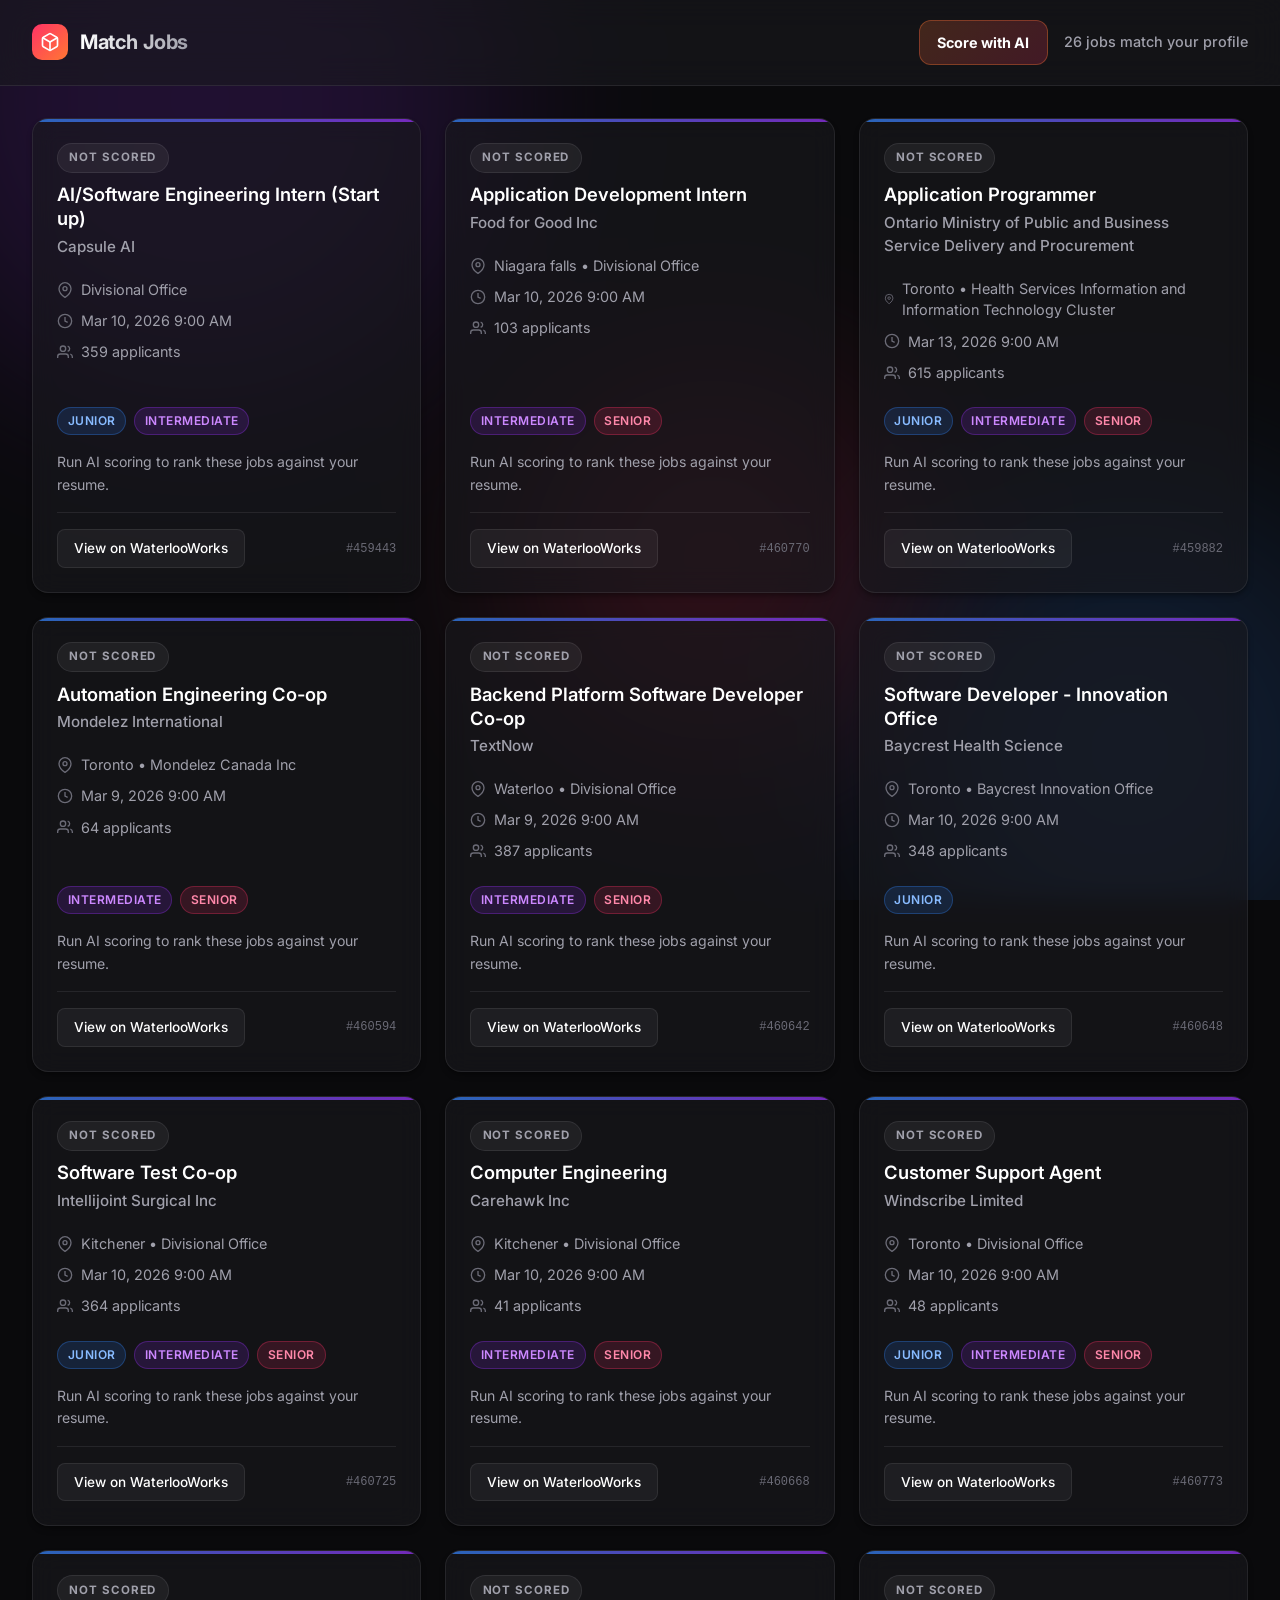
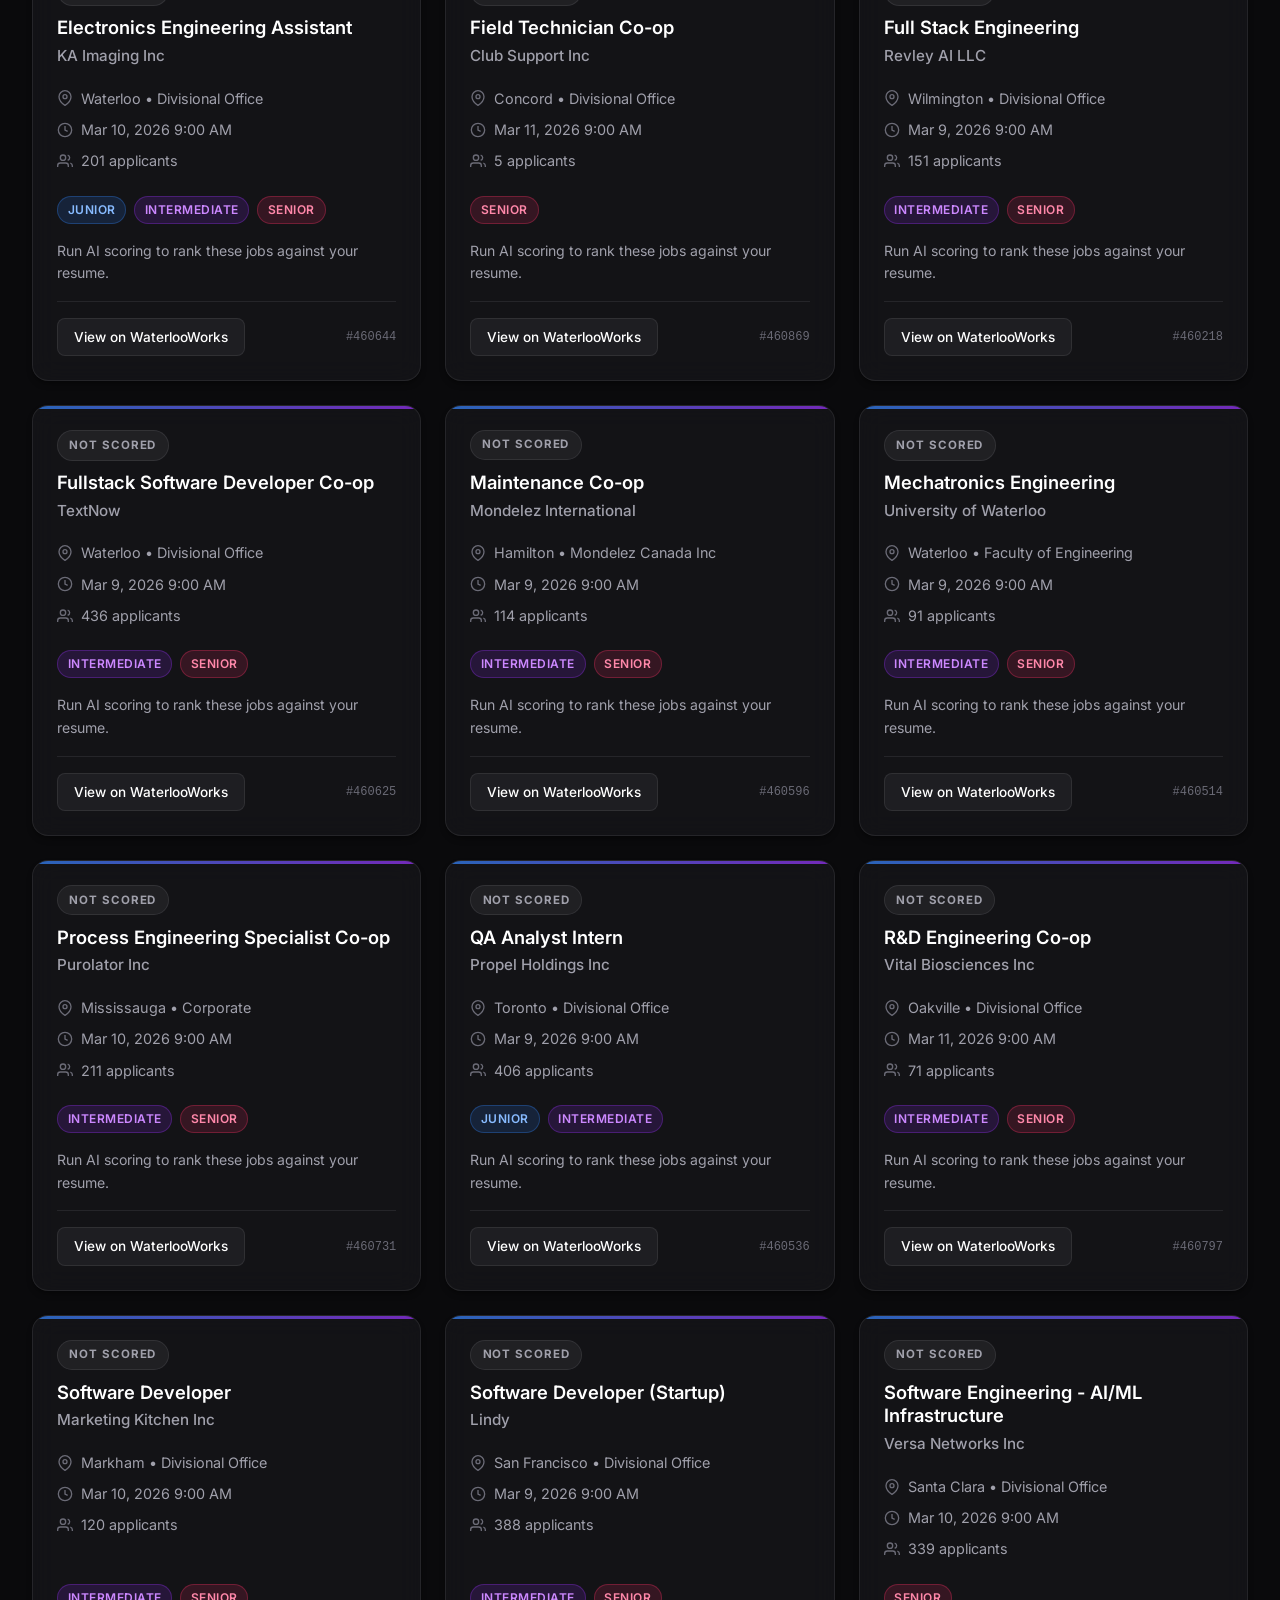
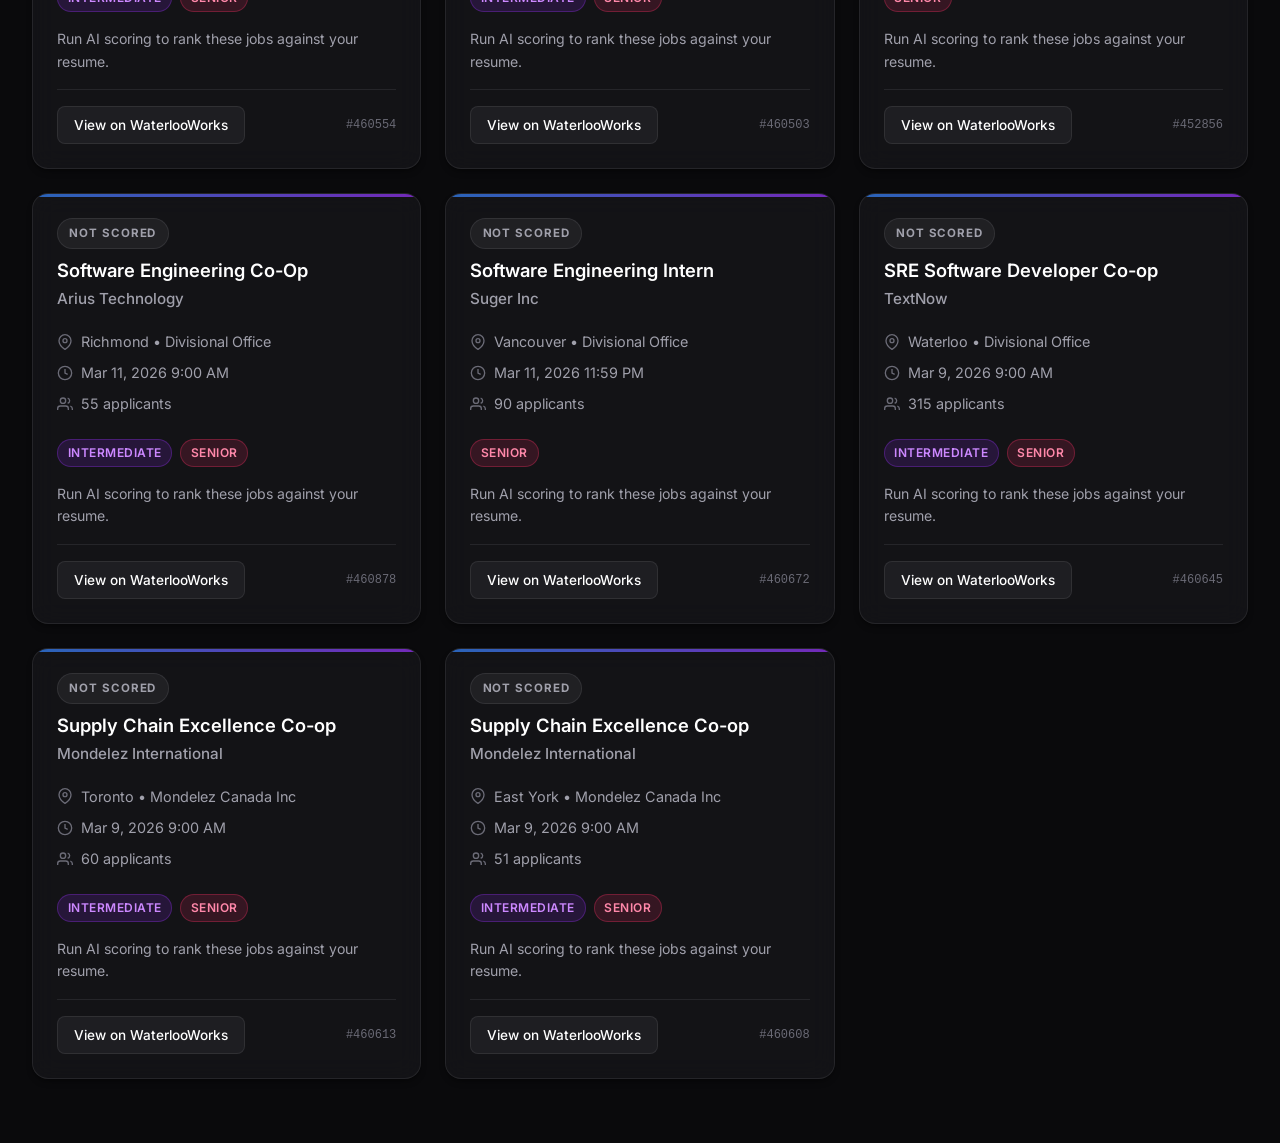
<file: job-board-site/index.html>
<!DOCTYPE html>
<html lang="en">
<!-- AI_GENERATED: Frontend UI structure -->
<head>
    <meta charset="UTF-8">
    <meta name="viewport" content="width=device-width, initial-scale=1.0">
    <title>Match Jobs Dashboard</title>
    <link rel="preconnect" href="https://fonts.googleapis.com">
    <link rel="preconnect" href="https://fonts.gstatic.com" crossorigin>
    <link href="https://fonts.googleapis.com/css2?family=Inter:wght@300;400;500;600;700&display=swap" rel="stylesheet">
    <link rel="stylesheet" href="style.css">
</head>
<body>
    <div class="app-container">
        <!-- Header Section -->
        <header class="header glass fixed">
            <div class="header-content">
                <div class="logo">
                    <div class="logo-icon">
                        <svg viewBox="0 0 24 24" fill="none" stroke="currentColor" stroke-width="2" stroke-linecap="round" stroke-linejoin="round">
                            <path d="M21 16V8a2 2 0 0 0-1-1.73l-7-4a2 2 0 0 0-2 0l-7 4A2 2 0 0 0 3 8v8a2 2 0 0 0 1 1.73l7 4a2 2 0 0 0 2 0l7-4A2 2 0 0 0 21 16z"></path>
                            <polyline points="3.27 6.96 12 12.01 20.73 6.96"></polyline>
                            <line x1="12" y1="22.08" x2="12" y2="12"></line>
                        </svg>
                    </div>
                    <h1>Match Jobs</h1>
                </div>

                <div class="header-actions">
                    <button id="scoreJobsBtn" class="score-btn">Score with AI</button>
                    <div class="stats" id="jobStats">
                        Loading jobs...
                    </div>
                </div>
            </div>
        </header>

        <!-- Main Content -->
        <main class="main-content">
            <div id="loading" class="loading-spinner">
                <div class="spinner"></div>
                <p>Curating your top matches...</p>
            </div>
            
            <div id="noResults" class="no-results hidden">
                <svg viewBox="0 0 24 24" fill="none" stroke="currentColor" stroke-width="2">
                    <circle cx="12" cy="12" r="10"></circle>
                    <line x1="12" y1="8" x2="12" y2="12"></line>
                    <line x1="12" y1="16" x2="12.01" y2="16"></line>
                </svg>
                <h2>No jobs found</h2>
                <p>No job data is available right now.</p>
            </div>

            <div class="job-grid" id="jobGrid">
                <!-- Job cards will be injected here by app.js -->
            </div>
        </main>
        
        <div class="gradient-bg">
            <div class="gradient-blob blob-1"></div>
            <div class="gradient-blob blob-2"></div>
            <div class="gradient-blob blob-3"></div>
        </div>
    </div>

    <!-- Job Card Template -->
    <template id="jobCardTemplate">
        <div class="job-card glass-card">
            <div class="job-card-header">
                <div>
                    <div class="match-badge match-badge-pending">Not scored</div>
                    <h3 class="job-title"></h3>
                    <p class="company-name"></p>
                </div>
            </div>
            
            <div class="job-details">
                <div class="detail-item">
                    <svg viewBox="0 0 24 24" fill="none" stroke="currentColor" stroke-width="2">
                        <path d="M21 10c0 7-9 13-9 13s-9-6-9-13a9 9 0 0 1 18 0z"></path>
                        <circle cx="12" cy="10" r="3"></circle>
                    </svg>
                    <span class="location"></span>
                </div>
                <div class="detail-item">
                    <svg viewBox="0 0 24 24" fill="none" stroke="currentColor" stroke-width="2">
                        <circle cx="12" cy="12" r="10"></circle>
                        <polyline points="12 6 12 12 16 14"></polyline>
                    </svg>
                    <span class="deadline"></span>
                </div>
                <div class="detail-item">
                    <svg viewBox="0 0 24 24" fill="none" stroke="currentColor" stroke-width="2">
                        <path d="M17 21v-2a4 4 0 0 0-4-4H5a4 4 0 0 0-4 4v2"></path>
                        <circle cx="9" cy="7" r="4"></circle>
                        <path d="M23 21v-2a4 4 0 0 0-3-3.87"></path>
                        <path d="M16 3.13a4 4 0 0 1 0 7.75"></path>
                    </svg>
                    <span class="applicants"></span>
                </div>
            </div>

            <div class="tag-container level-tags"></div>

            <p class="match-reason">Run AI scoring to rank these jobs against your resume.</p>
            
            <div class="card-footer">
                <a href="#" class="view-btn">View on WaterlooWorks</a>
                <div class="posting-id"></div>
            </div>
        </div>
    </template>

    <script src="app_helpers/setScoreButtonState.js"></script>
    <script src="app_helpers/setStats.js"></script>
    <script src="app_helpers/clampScore.js"></script>
    <script src="app_helpers/getScoredCount.js"></script>
    <script src="app_helpers/getLevelTokens.js"></script>
    <script src="app_helpers/getScoreBadgeClass.js"></script>
    <script src="app_helpers/buildScorePayload.js"></script>
    <script src="app_helpers/getMatchMeta.js"></script>
    <script src="app_helpers/getSortedJobs.js"></script>
    <script src="app_helpers/sendRuntimeMessage.js"></script>
    <script src="app_helpers/isJobsPageUrl.js"></script>
    <script src="app_helpers/getWaterlooWorksTab.js"></script>
    <script src="app_helpers/sendMessageWithRetry.js"></script>
    <script src="app_helpers/sendMessageToWaterlooTab.js"></script>
    <script src="app_helpers/openPostingFromDashboard.js"></script>
    <script src="app_helpers/loadJobs.js"></script>
    <script src="app_helpers/handleScoreJobsClick.js"></script>
    <script src="app_helpers/renderJobs.js"></script>
    <script src="app_helpers/initDashboardApp.js"></script>
    <script src="app.js"></script>
</body>
</html>
</file>
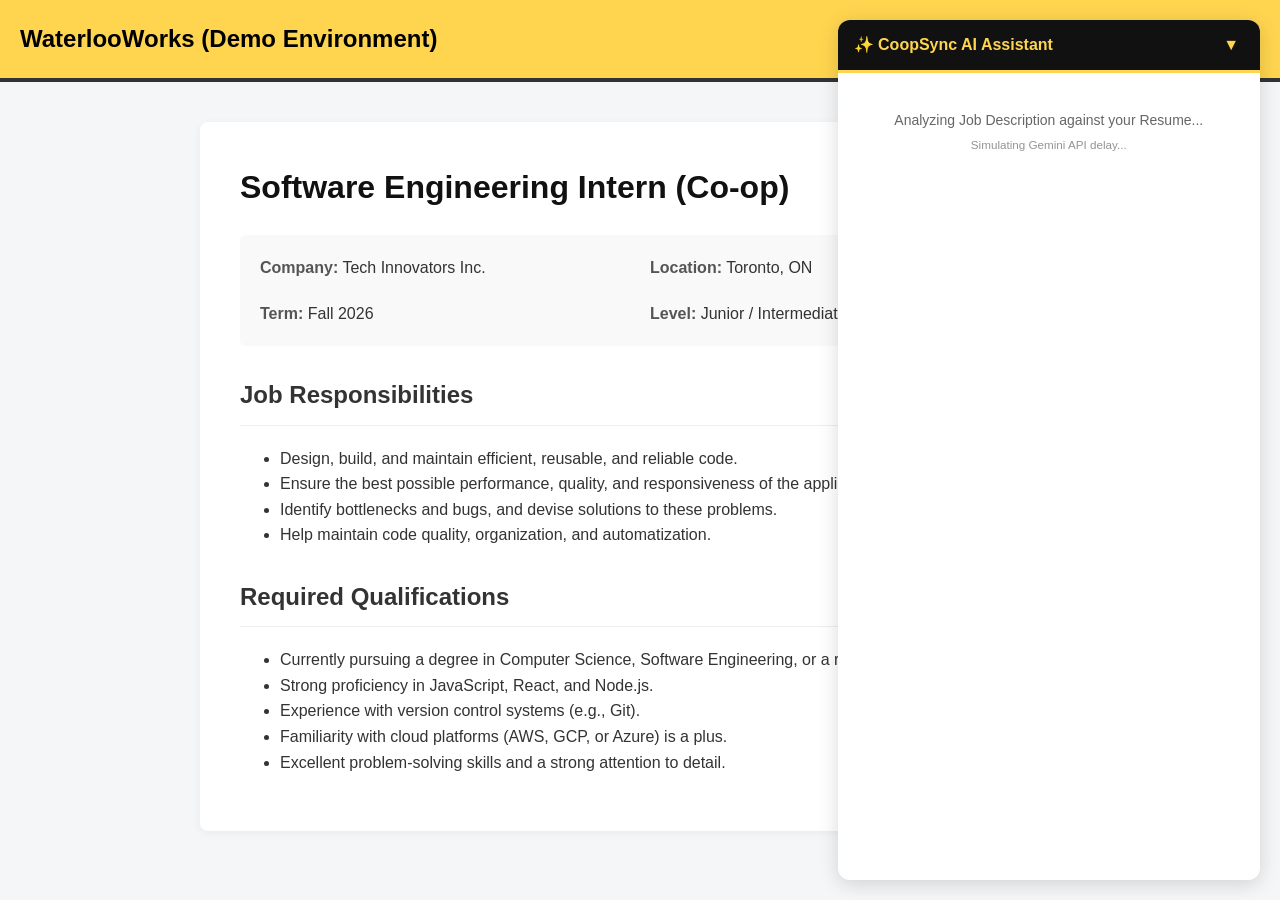
<file: demo.html>
<!DOCTYPE html>
<html lang="en">
<!-- AI_GENERATED: Frontend UI structure -->

<head>
    <meta charset="UTF-8">
    <title>WaterlooWorks - Job Description (Mock)</title>
    <link rel="stylesheet" href="content.css">
    <style>
        body {
            font-family: Arial, sans-serif;
            line-height: 1.6;
            margin: 0;
            padding: 0;
            background-color: #f4f6f8;
            color: #333;
        }

        .header {
            background-color: #ffd54f;
            /* Waterloo yellow */
            color: black;
            padding: 20px;
            font-size: 24px;
            font-weight: bold;
            border-bottom: 4px solid #333;
        }

        .container {
            max-width: 800px;
            margin: 40px auto;
            background: white;
            padding: 40px;
            border-radius: 8px;
            box-shadow: 0 2px 10px rgba(0, 0, 0, 0.05);
        }

        h1 {
            color: #111;
            margin-top: 0;
        }

        h2 {
            border-bottom: 1px solid #eee;
            padding-bottom: 10px;
            margin-top: 30px;
        }

        .job-details {
            display: grid;
            grid-template-columns: 1fr 1fr;
            gap: 20px;
            margin-bottom: 30px;
            background: #f9f9f9;
            padding: 20px;
            border-radius: 6px;
        }

        .label {
            font-weight: bold;
            color: #555;
        }
    </style>
</head>

<body>

    <div class="header">
        WaterlooWorks (Demo Environment)
    </div>

    <div class="container" id="mainContent">
        <h1>Software Engineering Intern (Co-op)</h1>

        <div class="job-details">
            <div><span class="label">Company:</span> Tech Innovators Inc.</div>
            <div><span class="label">Location:</span> Toronto, ON</div>
            <div><span class="label">Term:</span> Fall 2026</div>
            <div><span class="label">Level:</span> Junior / Intermediate</div>
        </div>

        <h2>Job Responsibilities</h2>
        <ul>
            <li>Design, build, and maintain efficient, reusable, and reliable code.</li>
            <li>Ensure the best possible performance, quality, and responsiveness of the applications.</li>
            <li>Identify bottlenecks and bugs, and devise solutions to these problems.</li>
            <li>Help maintain code quality, organization, and automatization.</li>
        </ul>

        <h2>Required Qualifications</h2>
        <ul>
            <li>Currently pursuing a degree in Computer Science, Software Engineering, or a related field.</li>
            <li>Strong proficiency in JavaScript, React, and Node.js.</li>
            <li>Experience with version control systems (e.g., Git).</li>
            <li>Familiarity with cloud platforms (AWS, GCP, or Azure) is a plus.</li>
            <li>Excellent problem-solving skills and a strong attention to detail.</li>
        </ul>
    </div>

    <!-- Inject the fake content.js logic here for the demo -->
    <script>
        // Exact same HTML structure generated by content.js
        function injectWidget() {
            if (document.getElementById('coopsync-widget')) return;

            const widget = document.createElement('div');
            widget.id = 'coopsync-widget';

            widget.innerHTML = `
                <div id="coopsync-header">
                <span>✨ CoopSync AI Assistant</span>
                <span id="coopsync-toggle" style="cursor: pointer; padding: 0 5px;">▼</span>
                </div>
                <div id="coopsync-content">
                <div class="coopsync-loading">
                    Analyzing Job Description against your Resume...<br>
                    <small style="opacity: 0.7; margin-top: 5px; display: block;">Simulating Gemini API delay...</small>
                </div>
                </div>
            `;

            document.body.appendChild(widget);

            document.getElementById('coopsync-header').addEventListener('click', () => {
                widget.classList.toggle('minimized');
                const toggleBtn = document.getElementById('coopsync-toggle');
                toggleBtn.innerText = widget.classList.contains('minimized') ? '▲' : '▼';
            });
        }

        function updateWidgetWithResults() {
            const contentArea = document.getElementById('coopsync-content');

            // Mock Gemini Response Data
            const score = 85;
            const analysis = "Your resume shows strong experience in JavaScript and React, which aligns perfectly with the core requirements. However, there's a lack of explicit mention of cloud platforms.";
            const suggestions = [
                "Under your last internship, explicitly mention 'Git' instead of just 'version control'.",
                "If you have any academic project using AWS, GCP, or Azure, add a bullet point highlighting it to match the cloud platform requirement.",
                "Quantify the performance improvements you achieved in your React projects (e.g., 'improved load time by 20%')."
            ];

            let suggestionsHtml = suggestions.map(s => `<li>${s}</li>`).join('');

            contentArea.innerHTML = `
                <div class="coopsync-score-container">
                <div><strong>Match Score</strong></div>
                <div class="coopsync-score" style="color: #0d652d;">${score}%</div>
                </div>
                <div class="coopsync-analysis">
                ${analysis}
                </div>
                <div class="coopsync-suggestions-title">How to improve your resume:</div>
                <ul class="coopsync-suggestion-list">
                ${suggestionsHtml}
                </ul>
            `;
        }

        window.addEventListener('load', () => {
            setTimeout(() => {
                injectWidget();

                // Simulate 3 seconds of network request to Google Gemini API
                setTimeout(() => {
                    updateWidgetWithResults();
                }, 3000);
            }, 500);
        });
    </script>
</body>

</html>
</file>
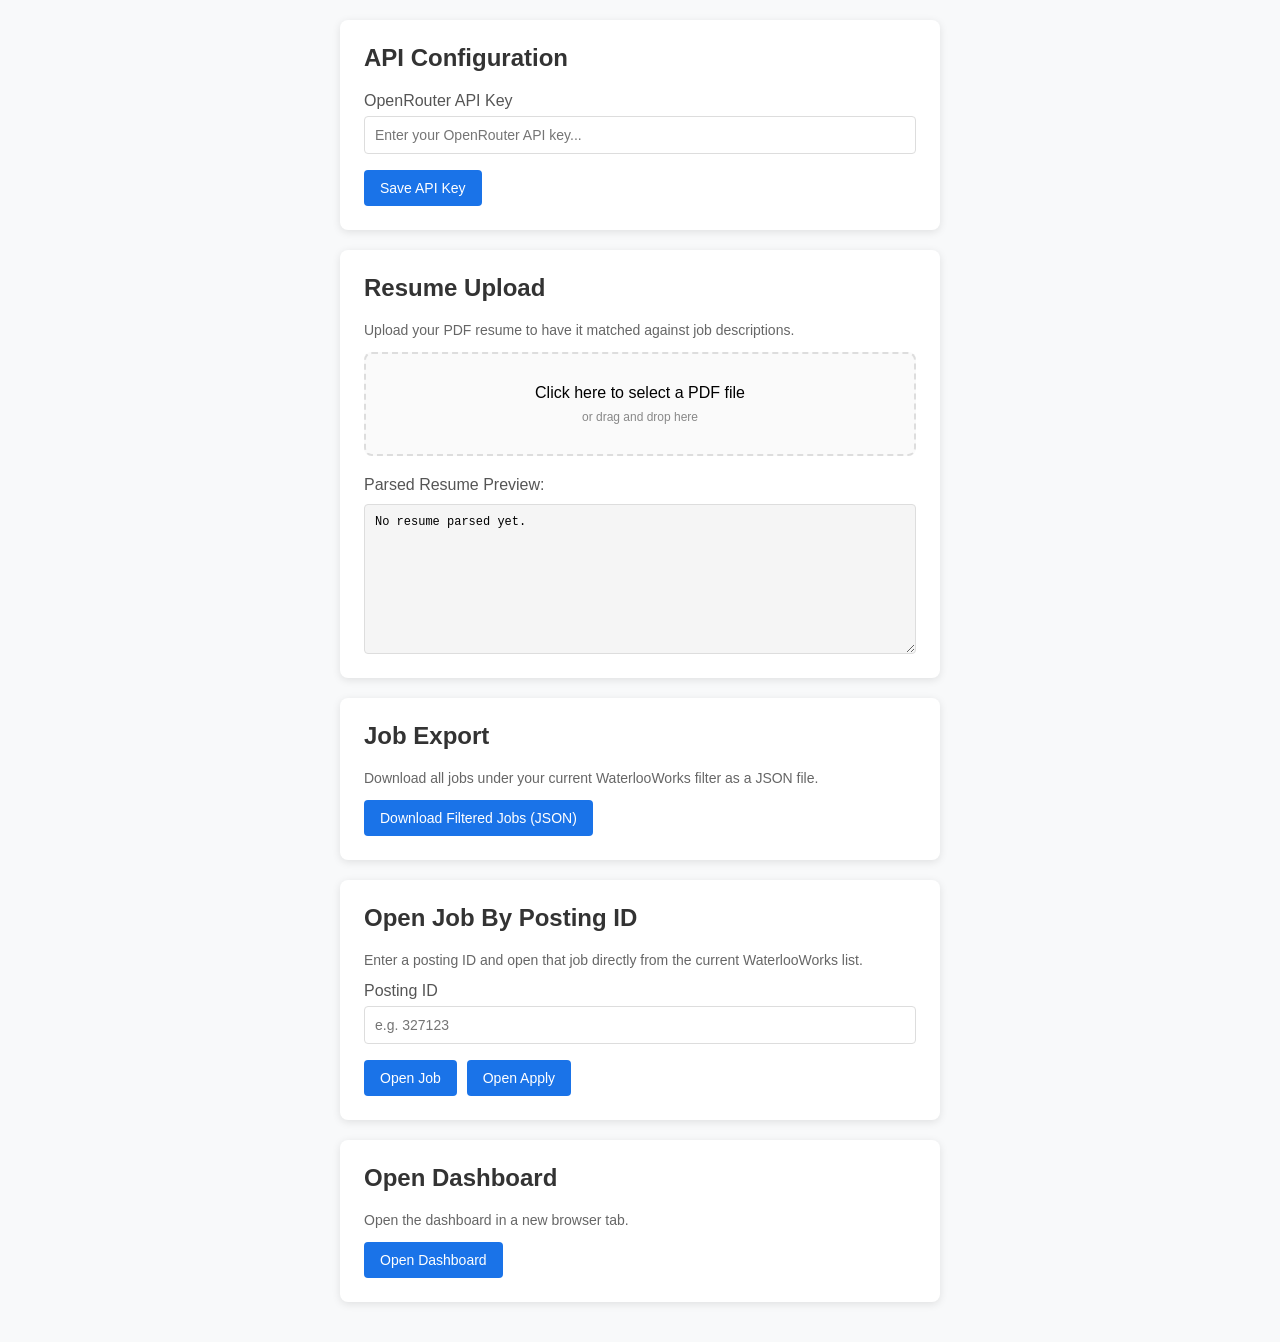
<file: options.html>
<!DOCTYPE html>
<html>
<!-- AI_GENERATED: Frontend UI structure -->

<head>
  <title>CoopSync AI Options</title>
  <style>
    body {
      font-family: -apple-system, BlinkMacSystemFont, "Segoe UI", Roboto, Helvetica, Arial, sans-serif;
      padding: 20px;
      max-width: 600px;
      margin: 0 auto;
      background-color: #f8f9fa;
    }

    .card {
      background: white;
      padding: 24px;
      border-radius: 8px;
      box-shadow: 0 2px 8px rgba(0, 0, 0, 0.1);
      margin-bottom: 20px;
    }

    h2 {
      margin-top: 0;
      color: #333;
    }

    .form-group {
      margin-bottom: 16px;
    }

    label {
      display: block;
      margin-bottom: 6px;
      font-weight: 500;
      color: #555;
    }

    input[type="password"],
    input[type="text"] {
      width: 100%;
      padding: 10px;
      border: 1px solid #ddd;
      border-radius: 4px;
      font-size: 14px;
      box-sizing: border-box;
    }

    button {
      background-color: #1a73e8;
      color: white;
      border: none;
      padding: 10px 16px;
      border-radius: 4px;
      cursor: pointer;
      font-size: 14px;
      font-weight: 500;
    }

    button:hover {
      background-color: #1557b0;
    }

    .button-row {
      display: flex;
      gap: 10px;
      flex-wrap: wrap;
      align-items: center;
    }

    .status {
      margin-top: 10px;
      color: #0d652d;
      font-size: 14px;
      display: none;
    }

    .file-upload {
      border: 2px dashed #ddd;
      padding: 30px;
      text-align: center;
      border-radius: 8px;
      cursor: pointer;
      background: #fafafa;
    }

    .file-upload.dragover {
      background: #e3f2fd;
      border-color: #1a73e8;
    }

    #resumeTextPreview {
      width: 100%;
      height: 150px;
      margin-top: 10px;
      padding: 10px;
      border: 1px solid #ddd;
      border-radius: 4px;
      font-family: monospace;
      font-size: 12px;
      background: #f5f5f5;
      resize: vertical;
      box-sizing: border-box;
      white-space: pre-wrap;
      overflow-y: auto;
    }
  </style>
</head>

<body>

  <div class="card">
    <h2>API Configuration</h2>
    <div class="form-group">
      <label for="apiKey">OpenRouter API Key</label>
      <input type="password" id="apiKey" placeholder="Enter your OpenRouter API key...">
    </div>
    <button id="saveApiBtn">Save API Key</button>
    <div id="apiStatus" class="status">Settings saved.</div>
  </div>

  <div class="card">
    <h2>Resume Upload</h2>
    <p style="color: #666; font-size: 14px;">Upload your PDF resume to have it matched against job descriptions.</p>

    <div class="file-upload" id="dropZone">
      <input type="file" id="fileInput" accept=".pdf" style="display: none;">
      <div>Click here to select a PDF file</div>
      <div style="font-size: 12px; color: #888; margin-top: 8px;">or drag and drop here</div>
    </div>

    <div style="margin-top: 20px;">
      <label>Parsed Resume Preview:</label>
      <div id="resumeTextPreview">No resume parsed yet.</div>
    </div>
    <div id="pdfStatus" class="status" style="margin-top: 10px;">Resume parsed and saved successfully.</div>
  </div>

  <div class="card">
    <h2>Job Export</h2>
    <p style="color: #666; font-size: 14px;">
      Download all jobs under your current WaterlooWorks filter as a JSON file.
    </p>
    <button id="exportJobsBtn">Download Filtered Jobs (JSON)</button>
    <div id="exportStatus" class="status" style="margin-top: 10px;"></div>
  </div>

  <div class="card">
    <h2>Open Job By Posting ID</h2>
    <p style="color: #666; font-size: 14px;">
      Enter a posting ID and open that job directly from the current WaterlooWorks list.
    </p>
    <div class="form-group">
      <label for="postingIdInput">Posting ID</label>
      <input type="text" id="postingIdInput" placeholder="e.g. 327123">
    </div>
    <div class="button-row">
      <button id="openPostingBtn">Open Job</button>
      <button id="openApplyBtn">Open Apply</button>
    </div>
    <div id="openPostingStatus" class="status" style="margin-top: 10px;"></div>
  </div>

  <div class="card">
    <h2>Open Dashboard</h2>
    <p style="color: #666; font-size: 14px;">
      Open the dashboard in a new browser tab.
    </p>
    <button id="openDashboardBtn">Open Dashboard</button>
    <div id="openWebStatus" class="status" style="margin-top: 10px;"></div>
  </div>

  <!-- Include PDF.js -->
  <script src="lib/pdf.min.js"></script>
  <script src="options.js"></script>

</body>

</html>
</file>
<file: job-board-site/style.css>
/* AI_GENERATED: Frontend UI styling */
:root {
    --bg-base: #0a0a0c;
    --bg-surface: rgba(26, 26, 30, 0.6);
    --bg-surface-hover: rgba(40, 40, 46, 0.8);
    --border-light: rgba(255, 255, 255, 0.08);
    --border-lighter: rgba(255, 255, 255, 0.15);
    
    --text-primary: #ffffff;
    --text-secondary: #a0a0ab;
    --text-muted: #6b6b76;
    
    --accent-red: #ff3366;
    --accent-orange: #ff7733;
    --accent-blue: #3388ff;
    --accent-purple: #9d33ff;
    
    --font-sans: 'Inter', -apple-system, BlinkMacSystemFont, 'Segoe UI', Roboto, Oxygen, Ubuntu, Cantarell, 'Open Sans', 'Helvetica Neue', sans-serif;
    
    --shadow-sm: 0 4px 6px -1px rgba(0, 0, 0, 0.3), 0 2px 4px -1px rgba(0, 0, 0, 0.2);
    --shadow-md: 0 10px 15px -3px rgba(0, 0, 0, 0.4), 0 4px 6px -2px rgba(0, 0, 0, 0.2);
    --shadow-lg: 0 20px 25px -5px rgba(0, 0, 0, 0.5), 0 10px 10px -5px rgba(0, 0, 0, 0.2);
}

* {
    margin: 0;
    padding: 0;
    box-sizing: border-box;
}

body {
    font-family: var(--font-sans);
    background-color: var(--bg-base);
    color: var(--text-primary);
    min-height: 100vh;
    overflow-x: hidden;
    line-height: 1.5;
}

/* Background Gradients */
.gradient-bg {
    position: fixed;
    top: 0;
    left: 0;
    width: 100vw;
    height: 100vh;
    z-index: -1;
    overflow: hidden;
    background: #0a0a0c;
}

.gradient-blob {
    position: absolute;
    border-radius: 50%;
    filter: blur(100px);
    opacity: 0.15;
    animation: float 20s infinite ease-in-out;
}

.blob-1 {
    width: 600px;
    height: 600px;
    background: var(--accent-purple);
    top: -200px;
    left: -100px;
}

.blob-2 {
    width: 500px;
    height: 500px;
    background: var(--accent-blue);
    bottom: -100px;
    right: -100px;
    animation-delay: -5s;
}

.blob-3 {
    width: 400px;
    height: 400px;
    background: var(--accent-red);
    top: 40%;
    left: 40%;
    animation-delay: -10s;
}

@keyframes float {
    0%, 100% { transform: translate(0, 0) scale(1); }
    33% { transform: translate(30px, -50px) scale(1.1); }
    66% { transform: translate(-20px, 20px) scale(0.9); }
}

/* Glass UI */
.glass {
    background: var(--bg-surface);
    backdrop-filter: blur(16px);
    -webkit-backdrop-filter: blur(16px);
    border-bottom: 1px solid var(--border-light);
}

.glass-card {
    background: var(--bg-surface);
    backdrop-filter: blur(12px);
    -webkit-backdrop-filter: blur(12px);
    border: 1px solid var(--border-light);
    border-radius: 16px;
    box-shadow: var(--shadow-sm);
    transition: transform 0.3s ease, box-shadow 0.3s ease, border-color 0.3s ease;
}

.glass-card:hover {
    transform: translateY(-4px);
    box-shadow: var(--shadow-lg);
    border-color: var(--border-lighter);
    background: var(--bg-surface-hover);
}

/* Header */
.header {
    width: 100%;
    z-index: 50;
    padding: 1.25rem 2rem;
}

.header.fixed {
    position: sticky;
    top: 0;
}

.header-content {
    max-width: 1400px;
    margin: 0 auto;
    display: flex;
    align-items: center;
    justify-content: space-between;
    gap: 2rem;
}

.logo {
    display: flex;
    align-items: center;
    gap: 0.75rem;
}

.logo-icon {
    width: 36px;
    height: 36px;
    background: linear-gradient(135deg, var(--accent-red), var(--accent-orange));
    border-radius: 10px;
    display: flex;
    align-items: center;
    justify-content: center;
    color: white;
}

.logo-icon svg {
    width: 20px;
    height: 20px;
}

.logo h1 {
    font-size: 1.25rem;
    font-weight: 700;
    letter-spacing: -0.02em;
    background: linear-gradient(to right, #fff, #a0a0ab);
    -webkit-background-clip: text;
    background-clip: text;
    color: transparent;
}

.stats {
    font-size: 0.9rem;
    color: var(--text-secondary);
    font-weight: 500;
}

.header-actions {
    display: flex;
    align-items: center;
    gap: 1rem;
}

.score-btn {
    padding: 0.8rem 1.1rem;
    border: 1px solid rgba(255, 119, 51, 0.35);
    border-radius: 12px;
    background: linear-gradient(135deg, rgba(255, 119, 51, 0.2), rgba(255, 51, 102, 0.2));
    color: var(--text-primary);
    font-family: inherit;
    font-size: 0.9rem;
    font-weight: 700;
    cursor: pointer;
    transition: transform 0.2s ease, border-color 0.2s ease, background 0.2s ease;
}

.score-btn:hover:not(:disabled) {
    transform: translateY(-1px);
    border-color: rgba(255, 119, 51, 0.75);
    background: linear-gradient(135deg, rgba(255, 119, 51, 0.3), rgba(255, 51, 102, 0.28));
}

.score-btn:disabled {
    opacity: 0.6;
    cursor: wait;
}

/* Main Content */
.main-content {
    max-width: 1400px;
    margin: 2rem auto 4rem;
    padding: 0 2rem;
}

/* Loading, No Results */
.loading-spinner, .no-results {
    display: flex;
    flex-direction: column;
    align-items: center;
    justify-content: center;
    height: 40vh;
    color: var(--text-secondary);
}

.spinner {
    width: 40px;
    height: 40px;
    border: 3px solid var(--border-light);
    border-top-color: var(--accent-blue);
    border-radius: 50%;
    animation: spin 1s linear infinite;
    margin-bottom: 1rem;
}

@keyframes spin {
    to { transform: rotate(360deg); }
}

.hidden {
    display: none !important;
}

.no-results svg {
    width: 48px;
    height: 48px;
    color: var(--text-muted);
    margin-bottom: 1rem;
}

.no-results h2 {
    color: var(--text-primary);
    margin-bottom: 0.5rem;
}

/* Job Grid */
.job-grid {
    display: grid;
    grid-template-columns: repeat(auto-fill, minmax(340px, 1fr));
    gap: 1.5rem;
}

/* Job Card */
.job-card {
    padding: 1.5rem;
    display: flex;
    flex-direction: column;
    height: 100%;
    position: relative;
    overflow: hidden;
}

/* Highlight border top for visual flair */
.job-card::before {
    content: '';
    position: absolute;
    top: 0;
    left: 0;
    right: 0;
    height: 3px;
    background: linear-gradient(90deg, var(--accent-blue), var(--accent-purple));
    opacity: 0.7;
    transition: opacity 0.3s;
}

.job-card:hover::before {
    opacity: 1;
}

.job-card-header {
    display: flex;
    justify-content: space-between;
    align-items: flex-start;
    margin-bottom: 1.25rem;
    gap: 1rem;
}

.job-title {
    font-size: 1.15rem;
    font-weight: 600;
    color: var(--text-primary);
    margin-bottom: 0.3rem;
    line-height: 1.3;
    display: -webkit-box;
    -webkit-line-clamp: 2;
    -webkit-box-orient: vertical;
    overflow: hidden;
}

.company-name {
    font-size: 0.95rem;
    color: var(--text-secondary);
    font-weight: 500;
}

.match-badge {
    display: inline-flex;
    align-items: center;
    margin-bottom: 0.65rem;
    padding: 0.35rem 0.7rem;
    border-radius: 999px;
    font-size: 0.72rem;
    font-weight: 700;
    letter-spacing: 0.08em;
    text-transform: uppercase;
}

.match-badge-pending {
    background: rgba(255, 255, 255, 0.06);
    color: var(--text-secondary);
    border: 1px solid var(--border-light);
}

.match-badge-strong {
    background: rgba(51, 136, 255, 0.18);
    color: #b7d4ff;
    border: 1px solid rgba(51, 136, 255, 0.3);
}

.match-badge-medium {
    background: rgba(255, 170, 0, 0.16);
    color: #ffd37a;
    border: 1px solid rgba(255, 170, 0, 0.28);
}

.match-badge-low {
    background: rgba(255, 51, 102, 0.16);
    color: #ff9ab6;
    border: 1px solid rgba(255, 51, 102, 0.28);
}

.job-details {
    display: flex;
    flex-direction: column;
    gap: 0.6rem;
    margin-bottom: 1.5rem;
}

.detail-item {
    display: flex;
    align-items: center;
    gap: 0.5rem;
    color: var(--text-secondary);
    font-size: 0.9rem;
}

.detail-item svg {
    width: 16px;
    height: 16px;
    color: var(--text-muted);
}

.tag-container {
    display: flex;
    flex-wrap: wrap;
    gap: 0.5rem;
    margin-bottom: 1rem;
    margin-top: auto;
}

.tag {
    padding: 0.25rem 0.6rem;
    border-radius: 20px;
    font-size: 0.75rem;
    font-weight: 600;
    text-transform: uppercase;
    letter-spacing: 0.5px;
}

.tag-junior {
    background: rgba(51, 136, 255, 0.15);
    color: #88bbff;
    border: 1px solid rgba(51, 136, 255, 0.3);
}

.tag-intermediate {
    background: rgba(157, 51, 255, 0.15);
    color: #cc88ff;
    border: 1px solid rgba(157, 51, 255, 0.3);
}

.tag-senior {
    background: rgba(255, 51, 102, 0.15);
    color: #ff88aa;
    border: 1px solid rgba(255, 51, 102, 0.3);
}

.card-footer {
    display: flex;
    justify-content: space-between;
    align-items: center;
    padding-top: 1rem;
    border-top: 1px solid var(--border-light);
}

.match-reason {
    color: var(--text-secondary);
    font-size: 0.88rem;
    line-height: 1.6;
    margin-bottom: 1rem;
    min-height: 2.8rem;
}

.view-btn {
    padding: 0.5rem 1rem;
    background: rgba(255, 255, 255, 0.05);
    color: var(--text-primary);
    text-decoration: none;
    border-radius: 8px;
    font-size: 0.85rem;
    font-weight: 500;
    transition: all 0.2s;
    border: 1px solid var(--border-light);
}

.view-btn:hover {
    background: rgba(255, 255, 255, 0.1);
    transform: translateY(-1px);
}

.posting-id {
    font-size: 0.75rem;
    color: var(--text-muted);
    font-family: monospace;
}

@media (max-width: 768px) {
    .header-content {
        flex-direction: column;
        align-items: stretch;
        gap: 1rem;
    }
    .logo {
        justify-content: center;
    }
    .stats {
        text-align: center;
    }
    .header-actions {
        flex-direction: column;
    }
    .job-grid {
        grid-template-columns: 1fr;
    }
}
</file>
<file: content.css>
/* AI_GENERATED: Frontend UI styling */
/* Scoped to not interfere with WaterlooWorks native CSS */
#coopsync-widget {
  position: fixed;
  top: 20px;
  bottom: 20px;
  right: 20px;
  width: 33vw;
  min-width: 350px;
  max-width: 600px;
  background: white;
  border-radius: 12px;
  box-shadow: 0 4px 20px rgba(0, 0, 0, 0.15);
  font-family: -apple-system, BlinkMacSystemFont, "Segoe UI", Roboto, Helvetica, Arial, sans-serif, "Apple Color Emoji", "Segoe UI Emoji", "Segoe UI Symbol";
  z-index: 2147483647 !important;
  /* Maximum possible z-index to stay above WW modals */
  overflow: hidden;
  display: flex;
  flex-direction: column;
  transition: transform 0.3s ease;
}

#coopsync-widget.minimized {
  transform: translateY(calc(100% - 40px));
}

#coopsync-header {
  background: #111111;
  /* WW Dark Header */
  color: #FFD54F;
  /* WW Yellow Accent */
  padding: 12px 16px;
  font-weight: 600;
  display: flex;
  justify-content: space-between;
  align-items: center;
  cursor: pointer;
  user-select: none;
  border-bottom: 3px solid #FFD54F;
}

#coopsync-content {
  padding: 16px;
  overflow-y: auto;
  flex: 1;
}

.coopsync-score-container {
  display: flex;
  align-items: center;
  justify-content: space-between;
  margin-bottom: 12px;
}

.coopsync-score {
  font-size: 32px;
  font-weight: 700;
  color: #222;
  /* Dark instead of Blue */
  text-shadow: 1px 1px 0px #FFD54F;
  /* Subtle yellow glow */
}

.coopsync-analysis {
  font-size: 14px;
  color: #444;
  line-height: 1.5;
  margin-bottom: 16px;
}

.coopsync-suggestions-title {
  font-weight: 600;
  margin-bottom: 8px;
  font-size: 14px;
  color: #333;
}

.coopsync-suggestion-list {
  margin: 0;
  padding-left: 20px;
  font-size: 13px;
  color: #555;
  line-height: 1.4;
}

.coopsync-suggestion-list li {
  margin-bottom: 6px;
}

.coopsync-loading {
  text-align: center;
  padding: 20px;
  color: #666;
  font-size: 14px;
}

.coopsync-error {
  color: #d32f2f;
  background: #ffebee;
  padding: 10px;
  border-radius: 4px;
  font-size: 13px;
}
</file>
